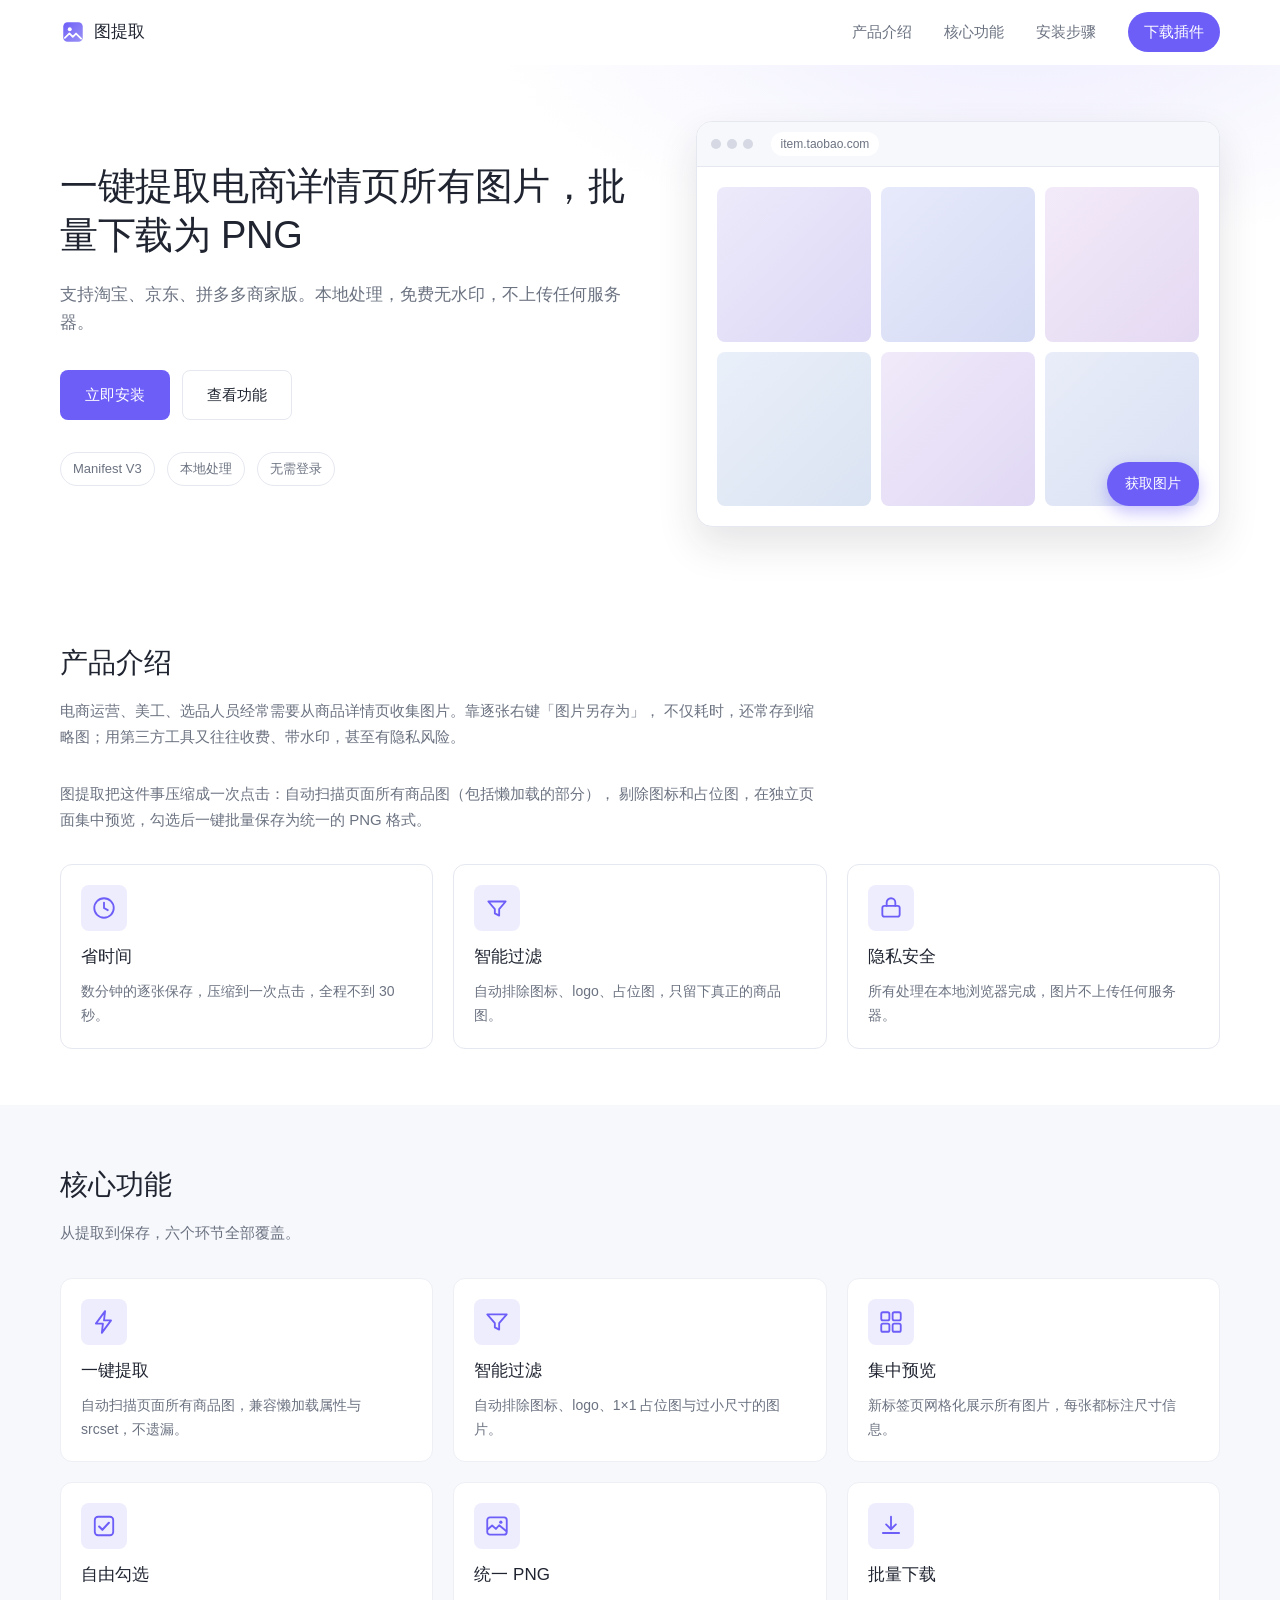
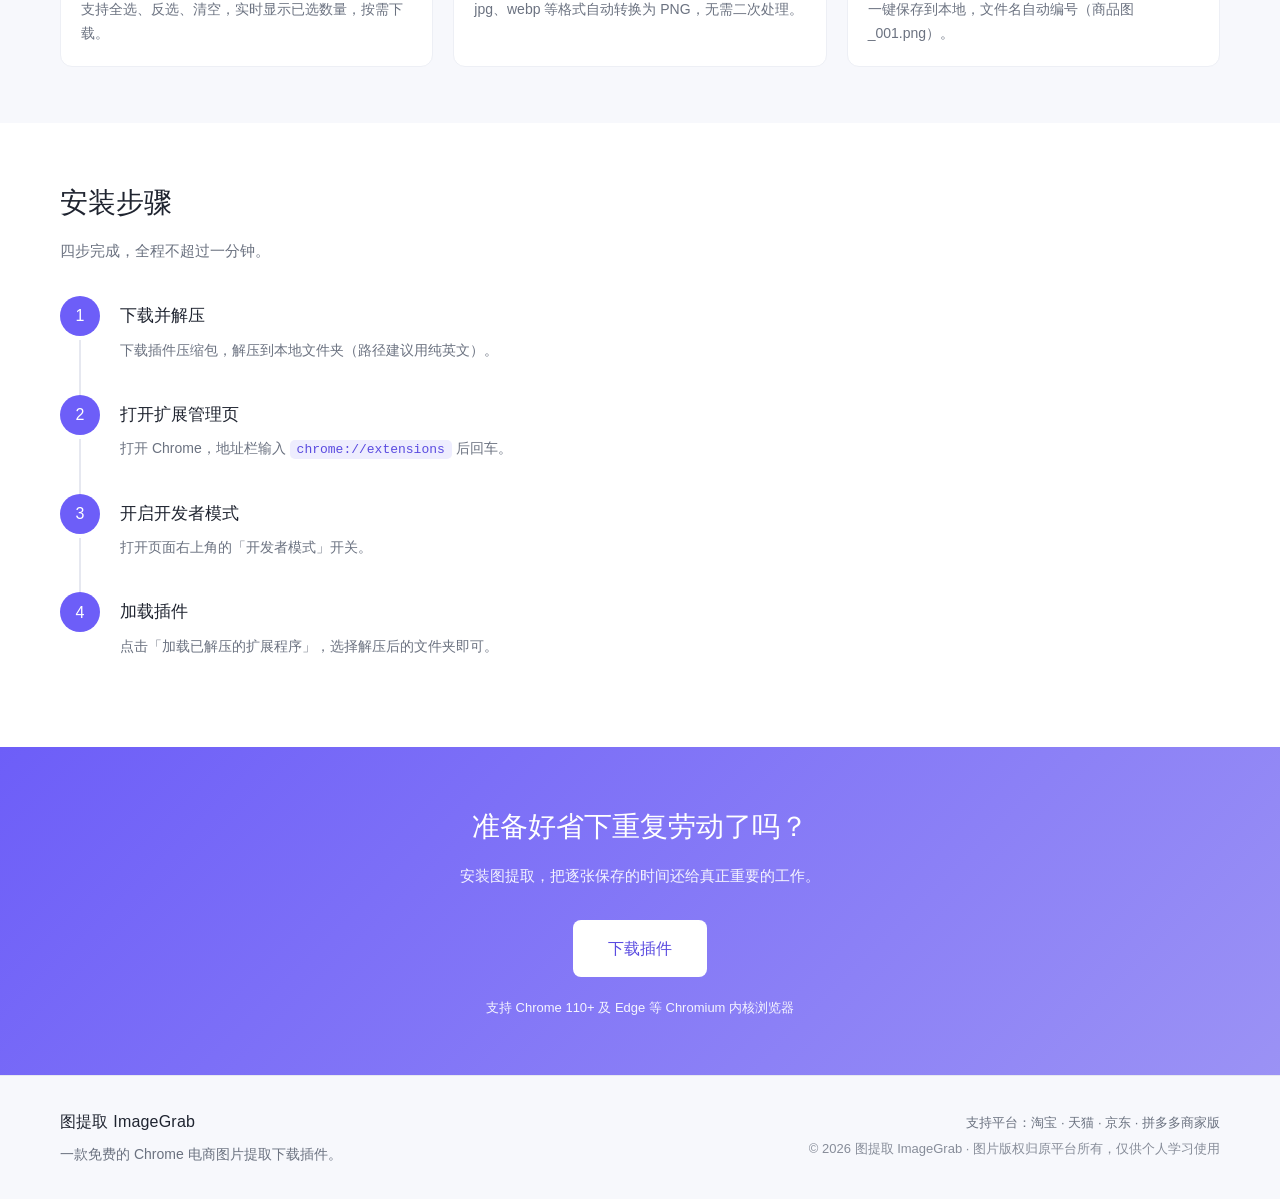
<file: docs/index.html>
<!DOCTYPE html>
<html lang="zh-CN">
<head>
<meta charset="UTF-8">
<meta name="viewport" content="width=device-width, initial-scale=1">
<title>图提取 ImageGrab —— 一键提取电商详情页所有图片</title>
<meta name="description" content="图提取是一款 Chrome 浏览器扩展，支持在淘宝、京东、拼多多商家版商品详情页一键提取所有商品图片，集中预览并批量下载为 PNG 格式。">
<link rel="stylesheet" href="css/style.css">
</head>
<body>

<!-- ========== 顶部导航栏：滚动吸顶 + 毛玻璃 ========== -->
<header class="navbar" id="navbar">
  <div class="nav-inner">
    <a class="logo" href="#hero">
      <svg class="logo-icon" viewBox="0 0 24 24" width="26" height="26" aria-hidden="true">
        <rect x="3" y="3" width="18" height="18" rx="4" fill="url(#lg)"></rect>
        <circle cx="9" cy="9.5" r="1.8" fill="#fff"></circle>
        <path d="M4.5 17.5l4.2-4.2 3.1 3.1 3-3 4.7 4.7" fill="none" stroke="#fff" stroke-width="1.6" stroke-linecap="round" stroke-linejoin="round"></path>
        <defs>
          <linearGradient id="lg" x1="0" y1="0" x2="1" y2="1">
            <stop offset="0%" stop-color="#6D5EF8"></stop>
            <stop offset="100%" stop-color="#9B92F5"></stop>
          </linearGradient>
        </defs>
      </svg>
      <span class="logo-text">图提取</span>
    </a>

    <nav class="nav-links" id="navLinks">
      <a href="#intro" class="nav-link">产品介绍</a>
      <a href="#features" class="nav-link">核心功能</a>
      <a href="#install" class="nav-link">安装步骤</a>
      <a href="#download" class="nav-link nav-cta">下载插件</a>
    </nav>

    <!-- 移动端汉堡菜单按钮 -->
    <button class="hamburger" id="hamburger" aria-label="打开导航菜单">
      <span></span><span></span><span></span>
    </button>
  </div>
</header>

<main>

  <!-- ========== Hero 首屏 ========== -->
  <section class="hero" id="hero">
    <div class="container hero-inner">
      <div class="hero-text reveal">
        <h1 class="hero-title">一键提取电商详情页所有图片，批量下载为 PNG</h1>
        <p class="hero-sub">支持淘宝、京东、拼多多商家版。本地处理，免费无水印，不上传任何服务器。</p>
        <div class="hero-actions">
          <a href="#download" class="btn btn-primary">立即安装</a>
          <a href="#features" class="btn btn-ghost">查看功能</a>
        </div>
        <ul class="hero-badges">
          <li>Manifest V3</li>
          <li>本地处理</li>
          <li>无需登录</li>
        </ul>
      </div>

      <!-- 插件界面示意图：纯 CSS + 内联 SVG 绘制，不依赖外部图片 -->
      <div class="hero-mock reveal">
        <div class="mock-window">
          <div class="mock-bar">
            <span class="mock-dot"></span><span class="mock-dot"></span><span class="mock-dot"></span>
            <span class="mock-url">item.taobao.com</span>
          </div>
          <div class="mock-body">
            <div class="mock-grid">
              <div class="mock-thumb t1"></div>
              <div class="mock-thumb t2"></div>
              <div class="mock-thumb t3"></div>
              <div class="mock-thumb t4"></div>
              <div class="mock-thumb t5"></div>
              <div class="mock-thumb t6"></div>
            </div>
            <!-- 右下角悬浮按钮：还原插件真实形态 -->
            <div class="mock-fab">获取图片</div>
          </div>
        </div>
      </div>
    </div>
  </section>

  <!-- ========== 产品介绍 ========== -->
  <section class="section" id="intro">
    <div class="container">
      <h2 class="section-title reveal">产品介绍</h2>
      <p class="section-desc reveal">
        电商运营、美工、选品人员经常需要从商品详情页收集图片。靠逐张右键「图片另存为」，
        不仅耗时，还常存到缩略图；用第三方工具又往往收费、带水印，甚至有隐私风险。
      </p>
      <p class="section-desc reveal">
        图提取把这件事压缩成一次点击：自动扫描页面所有商品图（包括懒加载的部分），
        剔除图标和占位图，在独立页面集中预览，勾选后一键批量保存为统一的 PNG 格式。
      </p>

      <div class="cards cols-3">
        <div class="card icon-card reveal">
          <div class="icon-wrap">
            <svg viewBox="0 0 24 24" width="26" height="26" aria-hidden="true">
              <circle cx="12" cy="12" r="9" fill="none" stroke="#6D5EF8" stroke-width="1.7"></circle>
              <path d="M12 7v5l3.5 2" fill="none" stroke="#6D5EF8" stroke-width="1.7" stroke-linecap="round"></path>
            </svg>
          </div>
          <h3>省时间</h3>
          <p>数分钟的逐张保存，压缩到一次点击，全程不到 30 秒。</p>
        </div>
        <div class="card icon-card reveal">
          <div class="icon-wrap">
            <svg viewBox="0 0 24 24" width="26" height="26" aria-hidden="true">
              <path d="M4 6h16l-6 7v6l-4-2v-4z" fill="none" stroke="#6D5EF8" stroke-width="1.7" stroke-linejoin="round"></path>
            </svg>
          </div>
          <h3>智能过滤</h3>
          <p>自动排除图标、logo、占位图，只留下真正的商品图。</p>
        </div>
        <div class="card icon-card reveal">
          <div class="icon-wrap">
            <svg viewBox="0 0 24 24" width="26" height="26" aria-hidden="true">
              <rect x="4" y="10" width="16" height="10" rx="2" fill="none" stroke="#6D5EF8" stroke-width="1.7"></rect>
              <path d="M8 10V7a4 4 0 018 0v3" fill="none" stroke="#6D5EF8" stroke-width="1.7" stroke-linecap="round"></path>
            </svg>
          </div>
          <h3>隐私安全</h3>
          <p>所有处理在本地浏览器完成，图片不上传任何服务器。</p>
        </div>
      </div>
    </div>
  </section>

  <!-- ========== 核心功能 ========== -->
  <section class="section section-alt" id="features">
    <div class="container">
      <h2 class="section-title reveal">核心功能</h2>
      <p class="section-desc reveal">从提取到保存，六个环节全部覆盖。</p>

      <div class="cards cols-3">
        <div class="card feature-card reveal">
          <div class="icon-wrap">
            <svg viewBox="0 0 24 24" width="26" height="26" aria-hidden="true">
              <path d="M13 2L4.5 13.5H11l-1 8.5 8.5-11.5H12z" fill="none" stroke="#6D5EF8" stroke-width="1.7" stroke-linejoin="round"></path>
            </svg>
          </div>
          <h3>一键提取</h3>
          <p>自动扫描页面所有商品图，兼容懒加载属性与 srcset，不遗漏。</p>
        </div>
        <div class="card feature-card reveal">
          <div class="icon-wrap">
            <svg viewBox="0 0 24 24" width="26" height="26" aria-hidden="true">
              <path d="M3 5h18l-7 8v6l-4-2v-4z" fill="none" stroke="#6D5EF8" stroke-width="1.7" stroke-linejoin="round"></path>
            </svg>
          </div>
          <h3>智能过滤</h3>
          <p>自动排除图标、logo、1×1 占位图与过小尺寸的图片。</p>
        </div>
        <div class="card feature-card reveal">
          <div class="icon-wrap">
            <svg viewBox="0 0 24 24" width="26" height="26" aria-hidden="true">
              <rect x="3" y="3" width="7.5" height="7.5" rx="1.5" fill="none" stroke="#6D5EF8" stroke-width="1.7"></rect>
              <rect x="13.5" y="3" width="7.5" height="7.5" rx="1.5" fill="none" stroke="#6D5EF8" stroke-width="1.7"></rect>
              <rect x="3" y="13.5" width="7.5" height="7.5" rx="1.5" fill="none" stroke="#6D5EF8" stroke-width="1.7"></rect>
              <rect x="13.5" y="13.5" width="7.5" height="7.5" rx="1.5" fill="none" stroke="#6D5EF8" stroke-width="1.7"></rect>
            </svg>
          </div>
          <h3>集中预览</h3>
          <p>新标签页网格化展示所有图片，每张都标注尺寸信息。</p>
        </div>
        <div class="card feature-card reveal">
          <div class="icon-wrap">
            <svg viewBox="0 0 24 24" width="26" height="26" aria-hidden="true">
              <rect x="3.5" y="3.5" width="17" height="17" rx="3" fill="none" stroke="#6D5EF8" stroke-width="1.7"></rect>
              <path d="M7.5 12.5l3 3 6-6.5" fill="none" stroke="#6D5EF8" stroke-width="1.9" stroke-linecap="round" stroke-linejoin="round"></path>
            </svg>
          </div>
          <h3>自由勾选</h3>
          <p>支持全选、反选、清空，实时显示已选数量，按需下载。</p>
        </div>
        <div class="card feature-card reveal">
          <div class="icon-wrap">
            <svg viewBox="0 0 24 24" width="26" height="26" aria-hidden="true">
              <rect x="3" y="4" width="18" height="16" rx="2.5" fill="none" stroke="#6D5EF8" stroke-width="1.7"></rect>
              <path d="M3 15.5l4.5-4 3.5 3.2 3-3.4L21 17" fill="none" stroke="#6D5EF8" stroke-width="1.7" stroke-linejoin="round"></path>
              <circle cx="15.5" cy="8.5" r="1.5" fill="#6D5EF8"></circle>
            </svg>
          </div>
          <h3>统一 PNG</h3>
          <p>jpg、webp 等格式自动转换为 PNG，无需二次处理。</p>
        </div>
        <div class="card feature-card reveal">
          <div class="icon-wrap">
            <svg viewBox="0 0 24 24" width="26" height="26" aria-hidden="true">
              <path d="M12 3.5v11" fill="none" stroke="#6D5EF8" stroke-width="1.7" stroke-linecap="round"></path>
              <path d="M7.5 10.5L12 15l4.5-4.5" fill="none" stroke="#6D5EF8" stroke-width="1.7" stroke-linecap="round" stroke-linejoin="round"></path>
              <path d="M4.5 18.5h15" fill="none" stroke="#6D5EF8" stroke-width="1.7" stroke-linecap="round"></path>
            </svg>
          </div>
          <h3>批量下载</h3>
          <p>一键保存到本地，文件名自动编号（商品图_001.png）。</p>
        </div>
      </div>
    </div>
  </section>

  <!-- ========== 安装步骤 ========== -->
  <section class="section" id="install">
    <div class="container">
      <h2 class="section-title reveal">安装步骤</h2>
      <p class="section-desc reveal">四步完成，全程不超过一分钟。</p>

      <ol class="steps">
        <li class="step reveal">
          <div class="step-num">1</div>
          <div class="step-body">
            <h3>下载并解压</h3>
            <p>下载插件压缩包，解压到本地文件夹（路径建议用纯英文）。</p>
          </div>
        </li>
        <li class="step reveal">
          <div class="step-num">2</div>
          <div class="step-body">
            <h3>打开扩展管理页</h3>
            <p>打开 Chrome，地址栏输入 <code>chrome://extensions</code> 后回车。</p>
          </div>
        </li>
        <li class="step reveal">
          <div class="step-num">3</div>
          <div class="step-body">
            <h3>开启开发者模式</h3>
            <p>打开页面右上角的「开发者模式」开关。</p>
          </div>
        </li>
        <li class="step reveal">
          <div class="step-num">4</div>
          <div class="step-body">
            <h3>加载插件</h3>
            <p>点击「加载已解压的扩展程序」，选择解压后的文件夹即可。</p>
          </div>
        </li>
      </ol>
    </div>
  </section>

  <!-- ========== 底部 CTA ========== -->
  <section class="cta" id="download">
    <div class="container cta-inner reveal">
      <h2>准备好省下重复劳动了吗？</h2>
      <p>安装图提取，把逐张保存的时间还给真正重要的工作。</p>
      <a href="#hero" class="btn btn-primary btn-lg">下载插件</a>
      <p class="cta-note">支持 Chrome 110+ 及 Edge 等 Chromium 内核浏览器</p>
    </div>
  </section>

</main>

<!-- ========== 页脚 ========== -->
<footer class="footer">
  <div class="container footer-inner">
    <div class="footer-brand">
      <span class="logo-text">图提取 ImageGrab</span>
      <p class="footer-desc">一款免费的 Chrome 电商图片提取下载插件。</p>
    </div>
    <div class="footer-meta">
      <p>支持平台：淘宝 · 天猫 · 京东 · 拼多多商家版</p>
      <p class="footer-copy">© 2026 图提取 ImageGrab · 图片版权归原平台所有，仅供个人学习使用</p>
    </div>
  </div>
</footer>

<script src="js/main.js"></script>
</body>
</html>
</file>
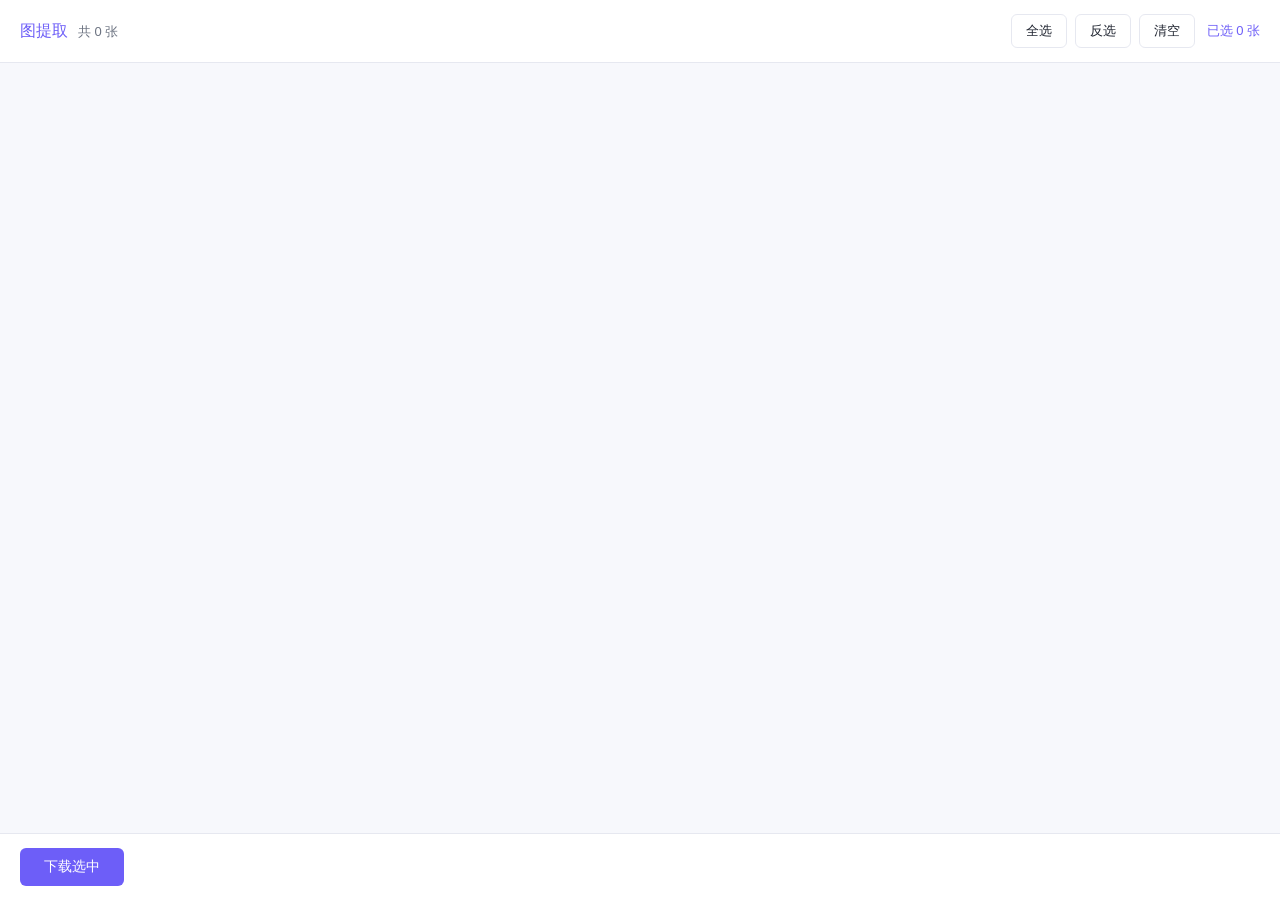
<file: gallery.html>
<!DOCTYPE html>
<html lang="zh-CN">
<head>
<meta charset="UTF-8">
<meta name="viewport" content="width=device-width, initial-scale=1">
<title>图提取 · 图片列表</title>
<link rel="stylesheet" href="gallery.css">
</head>
<body>

<!-- 顶部工具栏：统计 + 全选 / 反选 / 清空 -->
<header class="topbar">
  <div class="topbar-left">
    <span class="brand">图提取</span>
    <span class="meta" id="meta">共 0 张</span>
  </div>
  <div class="topbar-actions">
    <button class="btn" id="btn-all">全选</button>
    <button class="btn" id="btn-invert">反选</button>
    <button class="btn" id="btn-clear">清空</button>
    <span class="selected" id="selected">已选 0 张</span>
  </div>
</header>

<!-- 图片网格 -->
<main class="grid" id="grid"></main>

<!-- 底部操作栏 -->
<footer class="bottombar">
  <button class="btn-primary" id="btn-download">下载选中</button>
  <span class="tip" id="tip"></span>
</footer>

<script src="gallery.js"></script>
</body>
</html>
</file>
<file: docs/css/style.css>
/* ==========================================================
   图提取 ImageGrab —— 官网样式
   设计约定：主色紫色渐变、留白充足、圆角统一、过渡 0.2~0.3s
   所有颜色 / 间距 / 圆角统一用 CSS 变量定义在 :root，方便调整
   ========================================================== */

:root {
  /* 主色与渐变 */
  --primary: #6D5EF8;
  --primary-light: #9B92F5;
  --primary-dark: #5A4BE0;
  --primary-soft: #EEEDFE;

  /* 中性色 */
  --bg: #FFFFFF;
  --bg-alt: #F7F8FC;
  --text: #1F2430;
  --text-muted: #6B7280;
  --border: #E6E8F0;

  /* 尺寸：圆角与间距 */
  --radius-sm: 8px;
  --radius-md: 12px;
  --radius-lg: 16px;
  --space-xs: 8px;
  --space-sm: 12px;
  --space-md: 20px;
  --space-lg: 32px;
  --space-xl: 56px;

  --content-width: 1200px;
  --transition: 0.25s ease;
}

* {
  box-sizing: border-box;
}

html {
  scroll-behavior: smooth;
  /* 锚点跳转时给吸顶导航留出空间 */
  scroll-padding-top: 76px;
}

body {
  margin: 0;
  background: var(--bg);
  color: var(--text);
  font: 400 15px/1.7 -apple-system, BlinkMacSystemFont, "PingFang SC",
        "Microsoft YaHei", "Segoe UI", sans-serif;
  -webkit-font-smoothing: antialiased;
}

.container {
  width: 100%;
  max-width: var(--content-width);
  margin: 0 auto;
  padding: 0 var(--space-md);
}

/* ==================== 导航栏 ==================== */
.navbar {
  position: sticky;
  top: 0;
  z-index: 100;
  background: rgba(255, 255, 255, 0.85);
  backdrop-filter: blur(10px);
  border-bottom: 1px solid transparent;
  transition: box-shadow var(--transition), border-color var(--transition);
}

/* 滚动后加阴影 */
.navbar.is-scrolled {
  border-bottom-color: var(--border);
  box-shadow: 0 2px 12px rgba(31, 36, 48, 0.06);
}

.nav-inner {
  max-width: var(--content-width);
  margin: 0 auto;
  padding: 0 var(--space-md);
  height: 64px;
  display: flex;
  align-items: center;
  justify-content: space-between;
  gap: var(--space-md);
}

.logo {
  display: inline-flex;
  align-items: center;
  gap: var(--space-xs);
  text-decoration: none;
  color: var(--text);
}

.logo-icon {
  flex-shrink: 0;
}

.logo-text {
  font-size: 17px;
  font-weight: 500;
  letter-spacing: 0.2px;
}

.nav-links {
  display: flex;
  align-items: center;
  gap: var(--space-lg);
}

.nav-link {
  position: relative;
  color: var(--text-muted);
  text-decoration: none;
  font-size: 15px;
  padding: 4px 0;
  transition: color var(--transition);
}

.nav-link:hover {
  color: var(--primary);
}

/* 当前区块高亮 */
.nav-link.is-active {
  color: var(--primary);
  font-weight: 500;
}

.nav-link.is-active::after {
  content: '';
  position: absolute;
  left: 0;
  right: 0;
  bottom: -2px;
  height: 2px;
  background: var(--primary);
  border-radius: 2px;
}

.nav-cta {
  padding: 7px 16px;
  border-radius: 999px;
  background: var(--primary);
  color: #fff;
}

.nav-cta:hover {
  background: var(--primary-dark);
  color: #fff;
}

.nav-cta.is-active::after {
  display: none;
}

/* 汉堡菜单（移动端显示） */
.hamburger {
  display: none;
  flex-direction: column;
  justify-content: center;
  gap: 5px;
  width: 40px;
  height: 40px;
  padding: 0;
  border: 1px solid var(--border);
  border-radius: var(--radius-sm);
  background: #fff;
  cursor: pointer;
}

.hamburger span {
  display: block;
  width: 18px;
  height: 2px;
  margin: 0 auto;
  background: var(--text);
  border-radius: 2px;
  transition: transform var(--transition), opacity var(--transition);
}

/* 菜单展开时变成叉号 */
.hamburger.is-open span:nth-child(1) {
  transform: translateY(7px) rotate(45deg);
}

.hamburger.is-open span:nth-child(2) {
  opacity: 0;
}

.hamburger.is-open span:nth-child(3) {
  transform: translateY(-7px) rotate(-45deg);
}

/* ==================== Hero 首屏 ==================== */
.hero {
  padding: var(--space-xl) 0;
  background:
    radial-gradient(900px 400px at 80% -10%, var(--primary-soft) 0%, transparent 60%),
    var(--bg);
}

.hero-inner {
  display: grid;
  grid-template-columns: 1.05fr 0.95fr;
  gap: var(--space-xl);
  align-items: center;
}

.hero-title {
  margin: 0 0 var(--space-md);
  font-size: 38px;
  font-weight: 500;
  line-height: 1.3;
  letter-spacing: -0.3px;
}

.hero-sub {
  margin: 0 0 var(--space-lg);
  font-size: 17px;
  color: var(--text-muted);
}

.hero-actions {
  display: flex;
  flex-wrap: wrap;
  gap: var(--space-sm);
  margin-bottom: var(--space-lg);
}

.hero-badges {
  display: flex;
  flex-wrap: wrap;
  gap: var(--space-sm);
  margin: 0;
  padding: 0;
  list-style: none;
}

.hero-badges li {
  padding: 5px 12px;
  border: 1px solid var(--border);
  border-radius: 999px;
  font-size: 13px;
  color: var(--text-muted);
  background: #fff;
}

/* 按钮 */
.btn {
  display: inline-block;
  padding: 11px 24px;
  border-radius: var(--radius-sm);
  border: 1px solid transparent;
  font-size: 15px;
  text-decoration: none;
  cursor: pointer;
  transition: all var(--transition);
}

.btn-primary {
  background: var(--primary);
  color: #fff;
}

.btn-primary:hover {
  background: var(--primary-dark);
  transform: translateY(-1px);
}

.btn-ghost {
  background: #fff;
  border-color: var(--border);
  color: var(--text);
}

.btn-ghost:hover {
  border-color: var(--primary);
  color: var(--primary);
}

.btn-lg {
  padding: 14px 34px;
  font-size: 16px;
}

/* ---------- Hero 右侧：插件界面示意图（纯 CSS 绘制） ---------- */
.mock-window {
  border: 1px solid var(--border);
  border-radius: var(--radius-lg);
  overflow: hidden;
  background: #fff;
  box-shadow: 0 18px 40px rgba(31, 36, 48, 0.12);
}

.mock-bar {
  display: flex;
  align-items: center;
  gap: 6px;
  padding: 10px 14px;
  background: var(--bg-alt);
  border-bottom: 1px solid var(--border);
}

.mock-dot {
  width: 10px;
  height: 10px;
  border-radius: 50%;
  background: #D6D9E3;
}

.mock-url {
  margin-left: var(--space-sm);
  padding: 2px 10px;
  border-radius: 999px;
  background: #fff;
  font-size: 12px;
  color: var(--text-muted);
}

.mock-body {
  position: relative;
  padding: var(--space-md);
  min-height: 300px;
}

.mock-grid {
  display: grid;
  grid-template-columns: repeat(3, 1fr);
  gap: 10px;
}

/* 用不同深浅的色块模拟商品图 */
.mock-thumb {
  aspect-ratio: 1 / 1;
  border-radius: var(--radius-sm);
  background: linear-gradient(135deg, #EDEAFB, #DCD7F5);
}

.mock-thumb.t2 { background: linear-gradient(135deg, #E7EAFB, #D5DAF4); }
.mock-thumb.t3 { background: linear-gradient(135deg, #F3EAF9, #E4D9F2); }
.mock-thumb.t4 { background: linear-gradient(135deg, #EAF0FA, #DAE3F2); }
.mock-thumb.t5 { background: linear-gradient(135deg, #F0EAFA, #E0D8F4); }
.mock-thumb.t6 { background: linear-gradient(135deg, #E9EDF9, #D9E0F3); }

/* 悬浮按钮：还原插件真实形态 */
.mock-fab {
  position: absolute;
  right: var(--space-md);
  bottom: var(--space-md);
  padding: 10px 18px;
  border-radius: 999px;
  background: var(--primary);
  color: #fff;
  font-size: 14px;
  font-weight: 500;
  box-shadow: 0 6px 16px rgba(109, 94, 248, 0.4);
}

/* ==================== 通用区块 ==================== */
.section {
  padding: var(--space-xl) 0;
}

.section-alt {
  background: var(--bg-alt);
}

.section-title {
  margin: 0 0 var(--space-sm);
  font-size: 28px;
  font-weight: 500;
}

.section-desc {
  margin: 0 0 var(--space-lg);
  max-width: 760px;
  color: var(--text-muted);
}

/* 卡片网格 */
.cards {
  display: grid;
  gap: var(--space-md);
  margin-top: var(--space-lg);
}

.cols-3 {
  grid-template-columns: repeat(3, 1fr);
}

.card {
  padding: var(--space-md);
  border: 1px solid var(--border);
  border-radius: var(--radius-md);
  background: #fff;
  transition: transform var(--transition), box-shadow var(--transition);
}

/* 悬停轻微上浮 */
.card:hover {
  transform: translateY(-4px);
  box-shadow: 0 10px 24px rgba(31, 36, 48, 0.08);
}

.icon-card h3,
.feature-card h3 {
  margin: var(--space-sm) 0 var(--space-xs);
  font-size: 17px;
  font-weight: 500;
}

.icon-card p,
.feature-card p {
  margin: 0;
  font-size: 14px;
  color: var(--text-muted);
}

.icon-wrap {
  display: inline-flex;
  align-items: center;
  justify-content: center;
  width: 46px;
  height: 46px;
  border-radius: var(--radius-sm);
  background: var(--primary-soft);
}

.section-alt .card {
  border-color: #EDEFF5;
}

/* ==================== 安装步骤（时间线） ==================== */
.steps {
  margin: var(--space-lg) 0 0;
  padding: 0;
  list-style: none;
  counter-reset: step;
}

.step {
  display: flex;
  gap: var(--space-md);
  padding-bottom: var(--space-lg);
  position: relative;
}

/* 连接各步骤的竖线 */
.step:not(:last-child)::before {
  content: '';
  position: absolute;
  left: 19px;
  top: 44px;
  bottom: 0;
  width: 2px;
  background: var(--border);
}

.step-num {
  flex-shrink: 0;
  width: 40px;
  height: 40px;
  border-radius: 50%;
  background: var(--primary);
  color: #fff;
  display: flex;
  align-items: center;
  justify-content: center;
  font-size: 16px;
  font-weight: 500;
}

.step-body h3 {
  margin: 6px 0 var(--space-xs);
  font-size: 17px;
  font-weight: 500;
}

.step-body p {
  margin: 0;
  color: var(--text-muted);
  font-size: 14px;
}

/* 步骤里的代码 / 地址高亮 */
code {
  padding: 2px 7px;
  border-radius: 5px;
  background: var(--primary-soft);
  color: var(--primary-dark);
  font-family: "SFMono-Regular", Consolas, "Liberation Mono", monospace;
  font-size: 13px;
}

/* ==================== 底部 CTA ==================== */
.cta {
  padding: var(--space-xl) 0;
  background: linear-gradient(135deg, var(--primary) 0%, var(--primary-light) 100%);
  color: #fff;
  text-align: center;
}

.cta-inner h2 {
  margin: 0 0 var(--space-sm);
  font-size: 28px;
  font-weight: 500;
}

.cta-inner p {
  margin: 0 0 var(--space-lg);
  opacity: 0.92;
}

.cta .btn-primary {
  background: #fff;
  color: var(--primary-dark);
}

.cta .btn-primary:hover {
  background: #F5F4FE;
}

.cta-note {
  margin-top: var(--space-md) !important;
  margin-bottom: 0 !important;
  font-size: 13px;
  opacity: 0.85;
}

/* ==================== 页脚 ==================== */
.footer {
  padding: var(--space-lg) 0;
  background: var(--bg-alt);
  border-top: 1px solid var(--border);
}

.footer-inner {
  display: flex;
  flex-wrap: wrap;
  gap: var(--space-lg);
  justify-content: space-between;
  align-items: flex-start;
}

.footer-brand .logo-text {
  font-size: 16px;
}

.footer-desc {
  margin: var(--space-xs) 0 0;
  font-size: 14px;
  color: var(--text-muted);
}

.footer-meta {
  text-align: right;
  font-size: 13px;
  color: var(--text-muted);
}

.footer-meta p {
  margin: 4px 0;
}

.footer-copy {
  opacity: 0.8;
}

/* ==================== 滚动淡入动画 ==================== */
.reveal {
  opacity: 0;
  transform: translateY(18px);
  transition: opacity 0.5s ease, transform 0.5s ease;
}

.reveal.is-visible {
  opacity: 1;
  transform: none;
}

/* ==================== 响应式：平板 ==================== */
@media (max-width: 1023px) {
  .hero-inner {
    grid-template-columns: 1fr;
    gap: var(--space-lg);
  }

  .hero-title {
    font-size: 32px;
  }

  .hero-mock {
    max-width: 520px;
  }

  .cols-3 {
    grid-template-columns: repeat(2, 1fr);
  }

  .footer-meta {
    text-align: left;
  }
}

/* ==================== 响应式：手机 ==================== */
@media (max-width: 767px) {
  :root {
    --space-xl: 40px;
  }

  /* 导航收起为汉堡菜单 */
  .nav-links {
    position: absolute;
    top: 64px;
    left: 0;
    right: 0;
    flex-direction: column;
    align-items: flex-start;
    gap: 0;
    padding: 0 var(--space-md);
    max-height: 0;
    overflow: hidden;
    background: #fff;
    border-bottom: 1px solid var(--border);
    transition: max-height 0.3s ease, padding 0.3s ease;
  }

  .nav-links.is-open {
    max-height: 320px;
    padding: var(--space-sm) var(--space-md);
  }

  .nav-link {
    width: 100%;
    padding: 10px 0;
  }

  .nav-cta {
    margin-top: var(--space-xs);
    text-align: center;
  }

  .hamburger {
    display: flex;
  }

  .hero-title {
    font-size: 26px;
  }

  .hero-sub {
    font-size: 15px;
  }

  .cols-3 {
    grid-template-columns: 1fr;
  }

  .mock-grid {
    grid-template-columns: repeat(2, 1fr);
  }

  .section-title {
    font-size: 23px;
  }

  .cta-inner h2 {
    font-size: 22px;
  }
}

/* 极窄屏（320px）仍可正常浏览 */
@media (max-width: 360px) {
  .container {
    padding: 0 14px;
  }

  .hero-title {
    font-size: 23px;
  }

  .btn {
    padding: 10px 18px;
    font-size: 14px;
  }
}

/* 尊重系统的「减少动效」偏好 */
@media (prefers-reduced-motion: reduce) {
  html {
    scroll-behavior: auto;
  }

  .reveal {
    opacity: 1;
    transform: none;
    transition: none;
  }

  .card:hover {
    transform: none;
  }
}
</file>
<file: gallery.css>
/* gallery.css —— 图片结果展示页样式 */

:root {
  --primary: #6D5EF8;
  --primary-dark: #5A4BE0;
  --bg: #F7F8FC;
  --card: #FFFFFF;
  --text: #1F2430;
  --text-muted: #6B7280;
  --border: #E6E8F0;
  --success: #22C55E;
  --danger: #EF4444;
}

* {
  box-sizing: border-box;
}

body {
  margin: 0;
  padding: 0;
  background: var(--bg);
  color: var(--text);
  font: 400 14px/1.6 -apple-system, "PingFang SC", "Microsoft YaHei", sans-serif;
}

/* 顶部工具栏：吸顶 */
.topbar {
  position: sticky;
  top: 0;
  z-index: 10;
  display: flex;
  align-items: center;
  justify-content: space-between;
  gap: 12px;
  padding: 14px 20px;
  background: rgba(255, 255, 255, 0.92);
  backdrop-filter: blur(8px);
  border-bottom: 1px solid var(--border);
  flex-wrap: wrap;
}

.topbar-left {
  display: flex;
  align-items: baseline;
  gap: 10px;
}

.brand {
  font-size: 16px;
  font-weight: 500;
  color: var(--primary);
}

.meta {
  font-size: 13px;
  color: var(--text-muted);
}

.topbar-actions {
  display: flex;
  align-items: center;
  gap: 8px;
  flex-wrap: wrap;
}

.btn {
  padding: 7px 14px;
  border: 1px solid var(--border);
  border-radius: 6px;
  background: #fff;
  color: var(--text);
  font-size: 13px;
  cursor: pointer;
  transition: all 0.2s ease;
}

.btn:hover {
  border-color: var(--primary);
  color: var(--primary);
}

.selected {
  font-size: 13px;
  color: var(--primary);
  font-weight: 500;
  margin-left: 4px;
}

/* 图片网格：自适应列宽 */
.grid {
  display: grid;
  grid-template-columns: repeat(auto-fill, minmax(180px, 1fr));
  gap: 16px;
  padding: 20px;
  padding-bottom: 100px;
}

/* 单张图片卡片 */
.card {
  position: relative;
  background: var(--card);
  border: 2px solid transparent;
  border-radius: 8px;
  overflow: hidden;
  cursor: pointer;
  transition: transform 0.2s ease, box-shadow 0.2s ease, border-color 0.2s ease;
}

.card:hover {
  transform: translateY(-3px);
  box-shadow: 0 8px 20px rgba(31, 36, 48, 0.12);
}

/* 选中态：主色边框 */
.card.is-selected {
  border-color: var(--primary);
}

.card-img {
  width: 100%;
  height: 160px;
  object-fit: contain;
  background: #F2F3F8;
  display: block;
}

.card-info {
  padding: 8px 10px;
  font-size: 12px;
  color: var(--text-muted);
  display: flex;
  align-items: center;
  justify-content: space-between;
  gap: 6px;
}

.card-size {
  white-space: nowrap;
  overflow: hidden;
  text-overflow: ellipsis;
}

/* 左上角勾选框 */
.card-check {
  position: absolute;
  top: 8px;
  left: 8px;
  width: 20px;
  height: 20px;
  border-radius: 4px;
  border: 2px solid #fff;
  background: rgba(0, 0, 0, 0.28);
  display: flex;
  align-items: center;
  justify-content: center;
  color: #fff;
  font-size: 13px;
  line-height: 1;
}

.card.is-selected .card-check {
  background: var(--primary);
}

/* 底部操作栏：固定 */
.bottombar {
  position: fixed;
  left: 0;
  right: 0;
  bottom: 0;
  display: flex;
  align-items: center;
  gap: 14px;
  padding: 14px 20px;
  background: rgba(255, 255, 255, 0.95);
  backdrop-filter: blur(8px);
  border-top: 1px solid var(--border);
}

.btn-primary {
  padding: 10px 24px;
  border: none;
  border-radius: 6px;
  background: var(--primary);
  color: #fff;
  font-size: 14px;
  font-weight: 500;
  cursor: pointer;
  transition: background 0.2s ease;
}

.btn-primary:hover {
  background: var(--primary-dark);
}

.btn-primary:disabled {
  background: #B9B4EE;
  cursor: not-allowed;
}

.tip {
  font-size: 13px;
  color: var(--text-muted);
}

.tip.is-success {
  color: var(--success);
}

.tip.is-error {
  color: var(--danger);
}

/* 空状态 */
.empty {
  grid-column: 1 / -1;
  padding: 60px 20px;
  text-align: center;
  color: var(--text-muted);
}

.empty-title {
  font-size: 15px;
  margin-bottom: 6px;
}

@media (max-width: 640px) {
  .grid {
    grid-template-columns: repeat(auto-fill, minmax(140px, 1fr));
    gap: 12px;
    padding: 14px;
    padding-bottom: 100px;
  }

  .card-img {
    height: 120px;
  }
}
</file>
